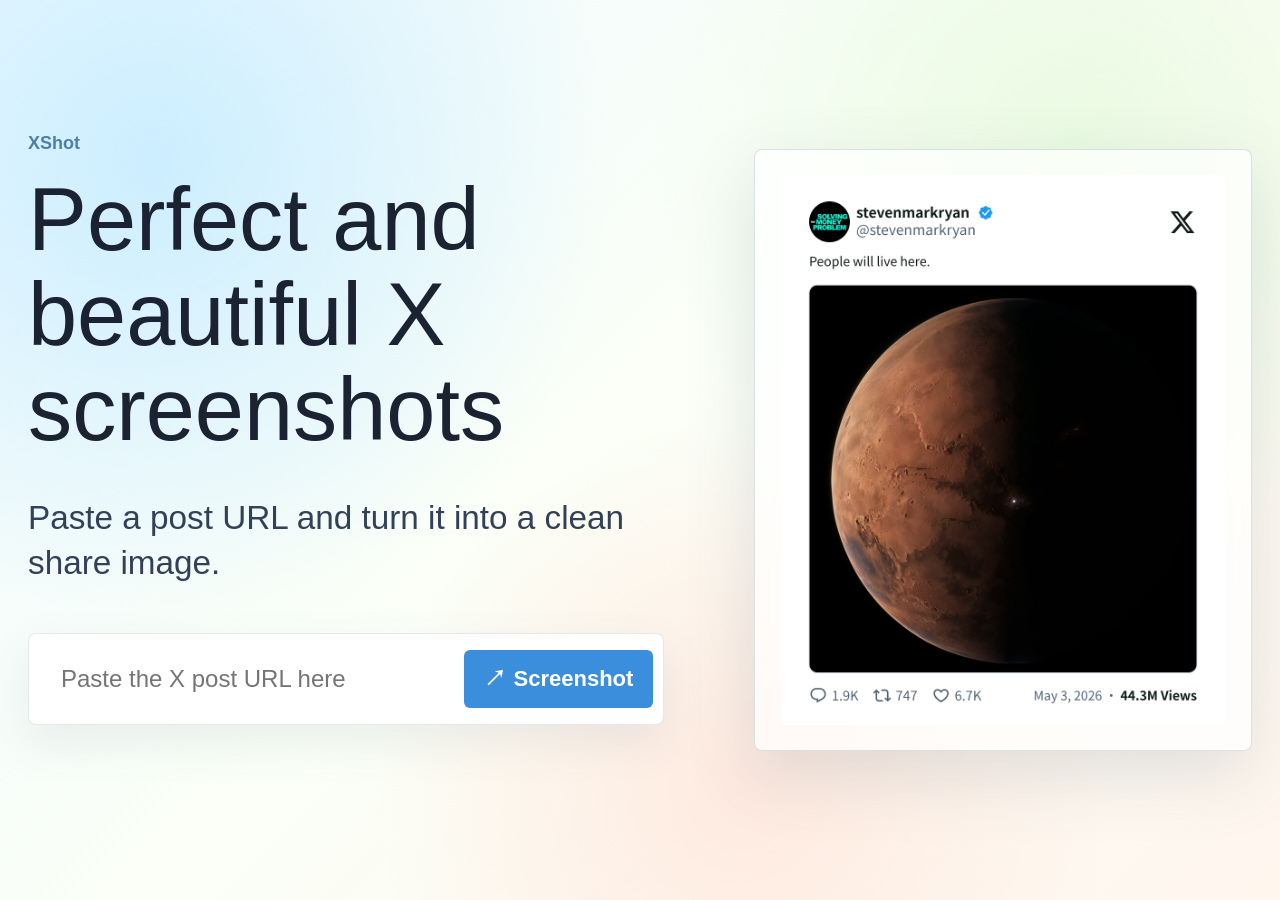
<file: static/index.html>
<!doctype html>
<html lang="zh-CN">
  <head>
    <meta charset="utf-8" />
    <meta name="viewport" content="width=device-width, initial-scale=1" />
    <title>X 分享图生成器</title>
    <link rel="icon" type="image/svg+xml" href="/static/favicon.svg?v=20260505-bluebird" />
    <link rel="stylesheet" href="/static/styles.css?v=20260505-pastel-hero" />
  </head>
  <body>
    <main class="app-shell">
      <section class="hero" aria-label="X 分享图生成器">
        <div class="hero-copy">
          <p class="eyebrow">XShot</p>
          <h1>Perfect and beautiful X screenshots</h1>
          <p class="lede">Paste a post URL and turn it into a clean share image.</p>

          <div class="tool-panel">
            <label class="url-field">
              <span>X 帖子链接</span>
              <input
                id="tweetUrl"
                type="url"
                inputmode="url"
                placeholder="Paste the X post URL here"
                autocomplete="off"
              />
            </label>
            <div class="actions">
              <button id="generateBtn" type="button">
                <span class="btn-icon">↗</span>
                Screenshot
              </button>
              <button id="downloadBtn" type="button" disabled>
                <span class="btn-icon">↓</span>
                Download
              </button>
            </div>
          </div>
          <div id="message" class="message" role="status"></div>
        </div>

        <div class="preview-wrap" aria-label="图片预览">
          <img
            id="staticPreview"
            class="static-preview"
            src="/static/assets/hero-preview.png"
            alt="首页分享图展示"
          />
          <canvas id="cardCanvas" class="is-hidden" width="980" height="900"></canvas>
        </div>
      </section>
    </main>

    <script src="/static/app.js?v=20260505-pastel-hero"></script>
  </body>
</html>
</file>
<file: static/styles.css>
:root {
  color-scheme: light;
  --ink: #182031;
  --muted: #5d6b7c;
  --line: #dbe7ef;
  --panel: #ffffff;
  --accent: #3b8edb;
  --accent-dark: #2d75bd;
  --mint: #dff8ef;
  --sky: #e7f7ff;
  --peach: #fff0e5;
  --lavender: #f3ecff;
  --shadow: 0 24px 70px rgba(71, 92, 112, 0.16);
}

* {
  box-sizing: border-box;
}

body {
  margin: 0;
  min-height: 100vh;
  background:
    radial-gradient(circle at 12% 18%, rgba(199, 236, 255, 0.88), transparent 34%),
    radial-gradient(circle at 84% 16%, rgba(232, 250, 224, 0.88), transparent 32%),
    radial-gradient(circle at 58% 88%, rgba(255, 227, 216, 0.72), transparent 34%),
    linear-gradient(135deg, #eef9ff 0%, #fbfff7 48%, #fff6ee 100%);
  color: var(--ink);
  font-family:
    -apple-system, BlinkMacSystemFont, "SF Pro Text", "PingFang SC",
    "Hiragino Sans GB", "Microsoft YaHei", Arial, sans-serif;
  overflow-x: hidden;
}

button,
input {
  font: inherit;
}

.app-shell {
  width: min(1680px, calc(100vw - 56px));
  margin: 0 auto;
  min-height: 100vh;
  display: grid;
  align-items: center;
  padding: 64px 0;
}

.hero {
  display: grid;
  grid-template-columns: minmax(520px, 0.92fr) minmax(430px, 0.72fr);
  align-items: center;
  gap: clamp(54px, 7vw, 132px);
}

.hero-copy {
  min-width: 0;
}

.eyebrow {
  margin: 0 0 18px;
  color: #4d7fa7;
  font-size: 18px;
  font-weight: 760;
}

h1 {
  max-width: 860px;
  margin: 0;
  color: #1b2333;
  font-size: clamp(76px, 6.9vw, 128px);
  font-weight: 450;
  line-height: 1.08;
}

.lede {
  max-width: 650px;
  margin: 38px 0 48px;
  color: #334158;
  font-size: clamp(30px, 2.6vw, 48px);
  font-weight: 390;
  line-height: 1.35;
}

.tool-panel {
  background: var(--panel);
  border: 1px solid rgba(129, 153, 170, 0.22);
  border-radius: 8px;
  box-shadow: 0 18px 46px rgba(77, 103, 124, 0.1);
  display: grid;
  grid-template-columns: minmax(260px, 1fr) auto;
  align-items: center;
  gap: 12px;
  max-width: 850px;
  padding: 10px;
}

.actions {
  display: flex;
  gap: 8px;
}

.url-field {
  display: grid;
  min-width: 0;
}

.url-field span {
  position: absolute;
  width: 1px;
  height: 1px;
  overflow: hidden;
  clip: rect(0, 0, 0, 0);
  white-space: nowrap;
}

.url-field input {
  width: 100%;
  min-width: 0;
  height: 70px;
  border: 0;
  border-radius: 6px;
  padding: 0 22px;
  color: var(--ink);
  outline: none;
  background: transparent;
  font-size: 24px;
}

button {
  height: 58px;
  border: 0;
  border-radius: 6px;
  padding: 0 20px;
  display: inline-flex;
  align-items: center;
  justify-content: center;
  gap: 8px;
  color: #fff;
  background: #243044;
  cursor: pointer;
  white-space: nowrap;
  font-size: 22px;
  font-weight: 760;
}

button:first-of-type {
  background: var(--accent);
}

button:first-of-type:hover {
  background: var(--accent-dark);
}

button:disabled {
  opacity: 0.45;
  cursor: not-allowed;
}

#downloadBtn:disabled {
  display: none;
}

.btn-icon {
  font-size: 22px;
  line-height: 1;
}

.message {
  min-height: 26px;
  margin-top: 16px;
  color: var(--muted);
  font-size: 16px;
}

.message.is-error {
  color: #b42318;
}

.preview-wrap {
  overflow: auto;
  max-height: min(78vh, 790px);
  background: rgba(255, 255, 255, 0.7);
  border: 1px solid rgba(126, 151, 168, 0.28);
  border-radius: 8px;
  box-shadow: var(--shadow);
  padding: clamp(16px, 2vw, 26px);
  backdrop-filter: blur(10px);
}

canvas,
.static-preview {
  display: block;
  width: 100%;
  max-width: 620px;
  height: auto;
  margin: 0 auto;
  background: #fff;
  border-radius: 6px;
}

.is-hidden {
  display: none;
}

@media (max-width: 1100px) {
  .app-shell {
    width: min(100vw - 28px, 760px);
    min-height: auto;
    padding: 32px 0 44px;
  }

  .hero {
    grid-template-columns: 1fr;
    gap: 28px;
  }

  h1 {
    font-size: clamp(48px, 12vw, 74px);
  }

  .lede {
    margin: 24px 0 30px;
    font-size: clamp(22px, 6vw, 32px);
  }

  .tool-panel {
    grid-template-columns: 1fr;
  }

  .actions {
    display: grid;
    grid-template-columns: 1fr 1fr;
  }

  button {
    width: 100%;
  }

  .preview-wrap {
    max-height: none;
  }
}

@media (max-width: 560px) {
  .tool-panel {
    padding: 8px;
  }

  .url-field input {
    height: 58px;
    font-size: 18px;
    padding: 0 14px;
  }

  .actions {
    grid-template-columns: 1fr;
  }

  button {
    height: 52px;
    font-size: 18px;
  }
}
</file>
